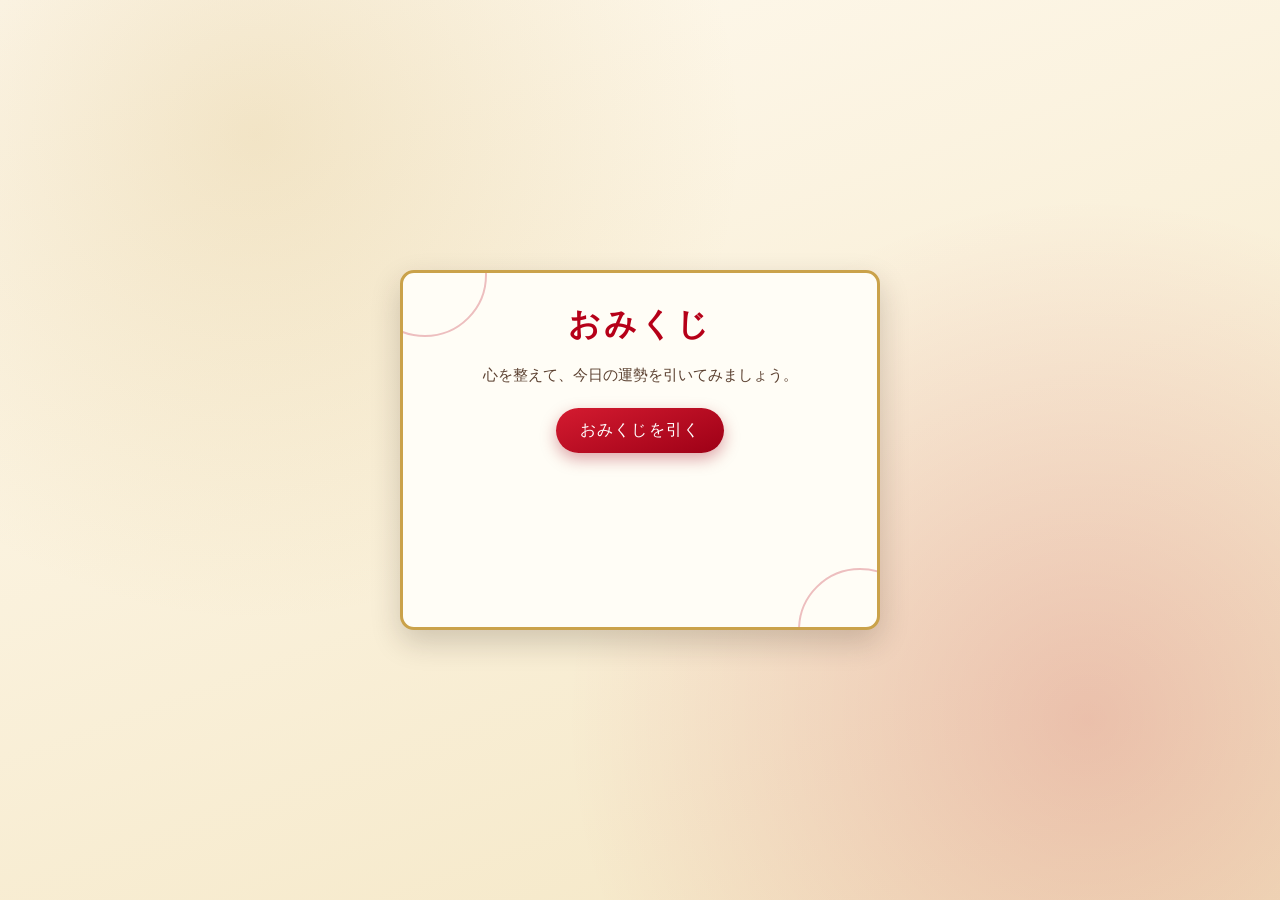
<file: omikuji-app/index.html>
<!doctype html>
<html lang="ja">
<head>
  <meta charset="UTF-8" />
  <meta name="viewport" content="width=device-width, initial-scale=1.0" />
  <title>おみくじアプリ</title>
  <style>
    :root {
      --red: #b60018;
      --gold: #caa24a;
      --white: #fffdf6;
      --ink: #2b1f16;
      --paper: #f7f0dd;
    }

    * { box-sizing: border-box; }

    body {
      margin: 0;
      min-height: 100vh;
      display: grid;
      place-items: center;
      background:
        radial-gradient(circle at 20% 15%, rgba(202, 162, 74, 0.22), transparent 38%),
        radial-gradient(circle at 85% 80%, rgba(182, 0, 24, 0.18), transparent 40%),
        linear-gradient(160deg, #fffaf0 0%, #f4e6c3 100%);
      color: var(--ink);
      font-family: "Hiragino Mincho ProN", "Yu Mincho", "MS PMincho", serif;
      padding: 20px;
    }

    .card {
      width: min(92vw, 480px);
      background: var(--white);
      border: 3px solid var(--gold);
      border-radius: 14px;
      box-shadow: 0 12px 30px rgba(43, 31, 22, 0.2);
      padding: 30px 24px;
      text-align: center;
      position: relative;
      overflow: hidden;
    }

    .card::before,
    .card::after {
      content: "";
      position: absolute;
      width: 120px;
      height: 120px;
      border: 2px solid rgba(182, 0, 24, 0.25);
      border-radius: 50%;
      pointer-events: none;
    }

    .card::before { top: -60px; left: -40px; }
    .card::after { bottom: -65px; right: -45px; }

    h1 {
      margin: 0 0 18px;
      color: var(--red);
      letter-spacing: 0.1em;
      font-size: clamp(1.6rem, 4vw, 2rem);
    }

    p.sub {
      margin: 0 0 22px;
      color: #5b4030;
      font-size: 0.95rem;
    }

    button {
      border: none;
      background: linear-gradient(160deg, #d41b30 0%, #9d0016 100%);
      color: #fff;
      padding: 12px 24px;
      font-size: 1rem;
      letter-spacing: 0.08em;
      border-radius: 999px;
      cursor: pointer;
      box-shadow: 0 6px 16px rgba(157, 0, 22, 0.35);
      transition: transform 0.18s ease, box-shadow 0.18s ease;
    }

    button:hover {
      transform: translateY(-2px);
      box-shadow: 0 10px 20px rgba(157, 0, 22, 0.38);
    }

    button:active { transform: translateY(0); }

    .result {
      margin-top: 24px;
      min-height: 120px;
      background: var(--paper);
      border: 2px solid rgba(202, 162, 74, 0.75);
      border-radius: 12px;
      padding: 18px 14px;
      display: grid;
      align-content: center;
      gap: 10px;
      opacity: 0;
      transform: translateY(10px) scale(0.98);
      transition: opacity 0.35s ease, transform 0.35s ease;
    }

    .result.show {
      opacity: 1;
      transform: translateY(0) scale(1);
      animation: reveal 0.55s ease;
    }

    .fortune {
      margin: 0;
      font-size: clamp(1.5rem, 6vw, 2rem);
      color: var(--red);
      font-weight: 700;
    }

    .message {
      margin: 0;
      line-height: 1.6;
      font-size: 0.98rem;
      color: #3f2d20;
    }

    @keyframes reveal {
      0% { opacity: 0; transform: translateY(12px) scale(0.95); }
      60% { opacity: 1; transform: translateY(-2px) scale(1.03); }
      100% { opacity: 1; transform: translateY(0) scale(1); }
    }
  </style>
</head>
<body>
  <main class="card">
    <h1>おみくじ</h1>
    <p class="sub">心を整えて、今日の運勢を引いてみましょう。</p>
    <button id="drawButton" type="button">おみくじを引く</button>

    <section id="resultArea" class="result" aria-live="polite">
      <p class="fortune">---</p>
      <p class="message">ボタンを押して運勢を表示します。</p>
    </section>
  </main>

  <script>
    const fortunes = [
      { name: "大吉", message: "最高の追い風。迷ったら前進して吉。" },
      { name: "中吉", message: "安定した運気。丁寧な積み重ねが実を結びます。" },
      { name: "小吉", message: "小さな幸運あり。身近な人への感謝が鍵です。" },
      { name: "吉", message: "穏やかな一日。焦らず自分のペースで進みましょう。" },
      { name: "末吉", message: "後半に運気上昇。今は準備を整えると良い流れに。" },
      { name: "凶", message: "慎重さが必要な日。無理せず休息を大切に。" },
      { name: "大凶", message: "試練の日。深呼吸して一歩ずつ、必ず道は開けます。" }
    ];

    const drawButton = document.getElementById("drawButton");
    const resultArea = document.getElementById("resultArea");
    const fortuneEl = resultArea.querySelector(".fortune");
    const messageEl = resultArea.querySelector(".message");

    drawButton.addEventListener("click", () => {
      const random = Math.floor(Math.random() * fortunes.length);
      const picked = fortunes[random];

      resultArea.classList.remove("show");
      void resultArea.offsetWidth;

      fortuneEl.textContent = picked.name;
      messageEl.textContent = picked.message;
      resultArea.classList.add("show");
    });
  </script>
</body>
</html>
</file>
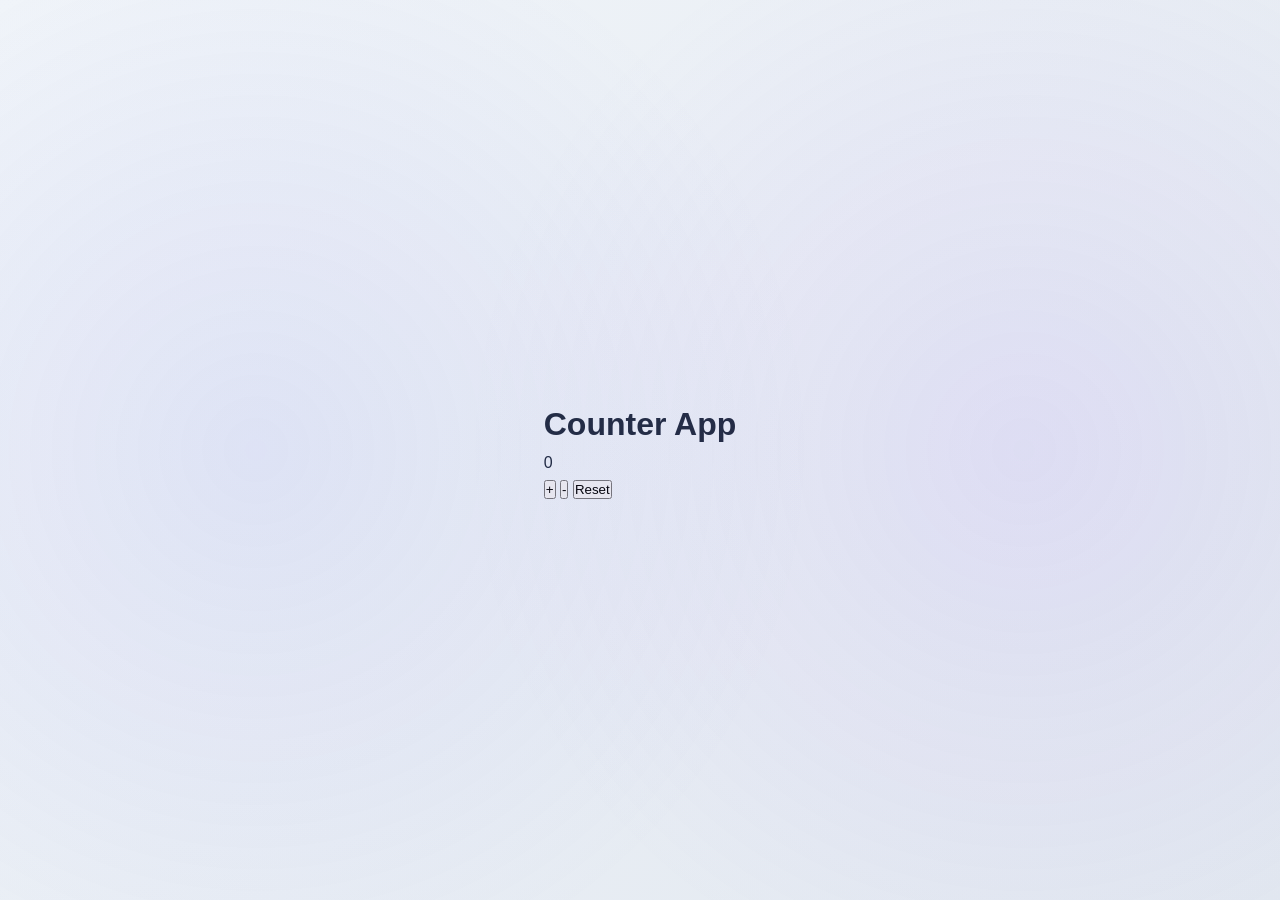
<file: webapp/index.html>
<!DOCTYPE html>
<html lang="en">
<head>
    <meta charset="UTF-8">
    <meta name="viewport" content="width=device-width, initial-scale=1.0">
    <title>Counter App</title>
    <link rel="stylesheet" href="style.css">
</head>
<body>
    <div class="container">
        <h1>Counter App</h1>
        <div id="counter">0</div>
        <div class="buttons">
            <button id="increment">+</button>
            <button id="decrement">-</button>
            <button id="reset">Reset</button>
        </div>
    </div>
    <script src="script.js"></script>
</body>
</html>
</file>
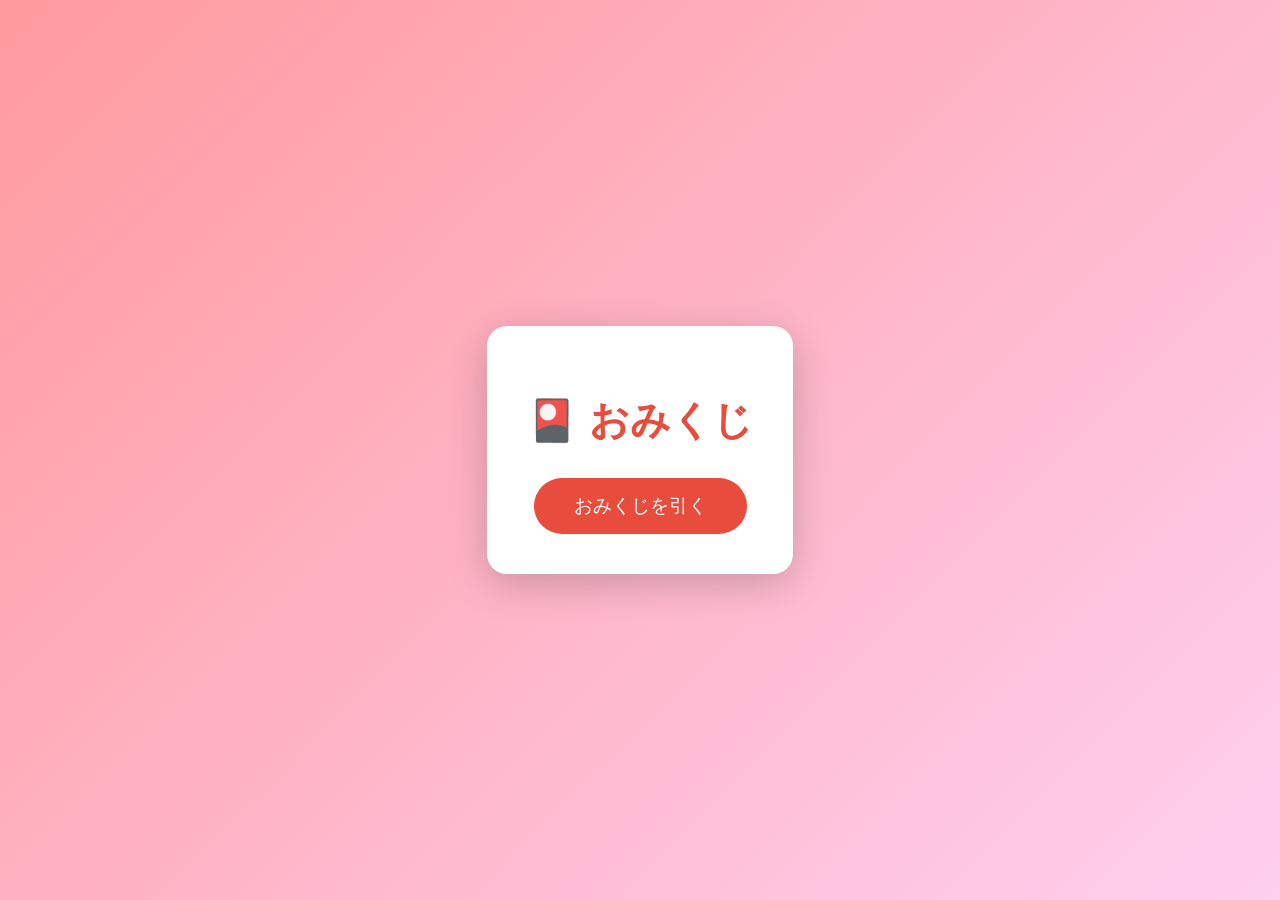
<file: omikuji.html>
<!DOCTYPE html>
<html lang="ja">
<head>
    <meta charset="UTF-8">
    <meta name="viewport" content="width=device-width, initial-scale=1.0">
    <title>おみくじ (Omikuji)</title>
    <style>
        body {
            font-family: 'Hiragino Kaku Gothic Pro', 'Meiryo', sans-serif;
            display: flex;
            justify-content: center;
            align-items: center;
            min-height: 100vh;
            margin: 0;
            background: linear-gradient(135deg, #ff9a9e 0%, #fecfef 100%);
        }
        .container {
            background: white;
            padding: 40px;
            border-radius: 20px;
            box-shadow: 0 10px 40px rgba(0,0,0,0.2);
            text-align: center;
            max-width: 400px;
        }
        h1 {
            color: #e74c3c;
            font-size: 2.5em;
            margin-bottom: 30px;
        }
        button {
            background: #e74c3c;
            color: white;
            border: none;
            padding: 15px 40px;
            font-size: 1.2em;
            border-radius: 50px;
            cursor: pointer;
            transition: all 0.3s;
        }
        button:hover {
            background: #c0392b;
            transform: scale(1.05);
        }
        .result {
            margin-top: 30px;
            padding: 20px;
            border: 3px solid #e74c3c;
            border-radius: 10px;
            display: none;
        }
        .result.show {
            display: block;
            animation: fadeIn 0.5s;
        }
        .fortune {
            font-size: 2em;
            font-weight: bold;
            margin-bottom: 10px;
        }
        .description {
            color: #666;
            font-size: 0.9em;
        }
        @keyframes fadeIn {
            from { opacity: 0; transform: translateY(-20px); }
            to { opacity: 1; transform: translateY(0); }
        }
    </style>
</head>
<body>
    <div class="container">
        <h1>🎴 おみくじ</h1>
        <button onclick="drawFortune()">おみくじを引く</button>
        <div id="result" class="result"></div>
    </div>

    <script>
        const fortunes = [
            { rank: "大吉", color: "#e74c3c", desc: "最高の運気！何をしても上手くいきます。" },
            { rank: "中吉", color: "#e67e22", desc: "良いことがあります。前向きに進みましょう。" },
            { rank: "小吉", color: "#f39c12", desc: "小さな幸せが訪れます。" },
            { rank: "吉", color: "#27ae60", desc: "安定した良い日になります。" },
            { rank: "半吉", color: "#3498db", desc: "悪くない一日です。" },
            { rank: "末吉", color: "#9b59b6", desc: "少しずつ良い方向へ向かいます。" },
            { rank: "凶", color: "#34495e", desc: "慎重に行動すれば乗り切れます。" }
        ];

        function drawFortune() {
            const randomIndex = Math.floor(Math.random() * fortunes.length);
            const fortune = fortunes[randomIndex];
            const resultDiv = document.getElementById('result');

            resultDiv.className = 'result';
            setTimeout(() => {
                resultDiv.innerHTML = `
                    <div class="fortune" style="color: ${fortune.color}">${fortune.rank}</div>
                    <div class="description">${fortune.desc}</div>
                `;
                resultDiv.className = 'result show';
            }, 100);
        }
    </script>
</body>
</html>
</file>
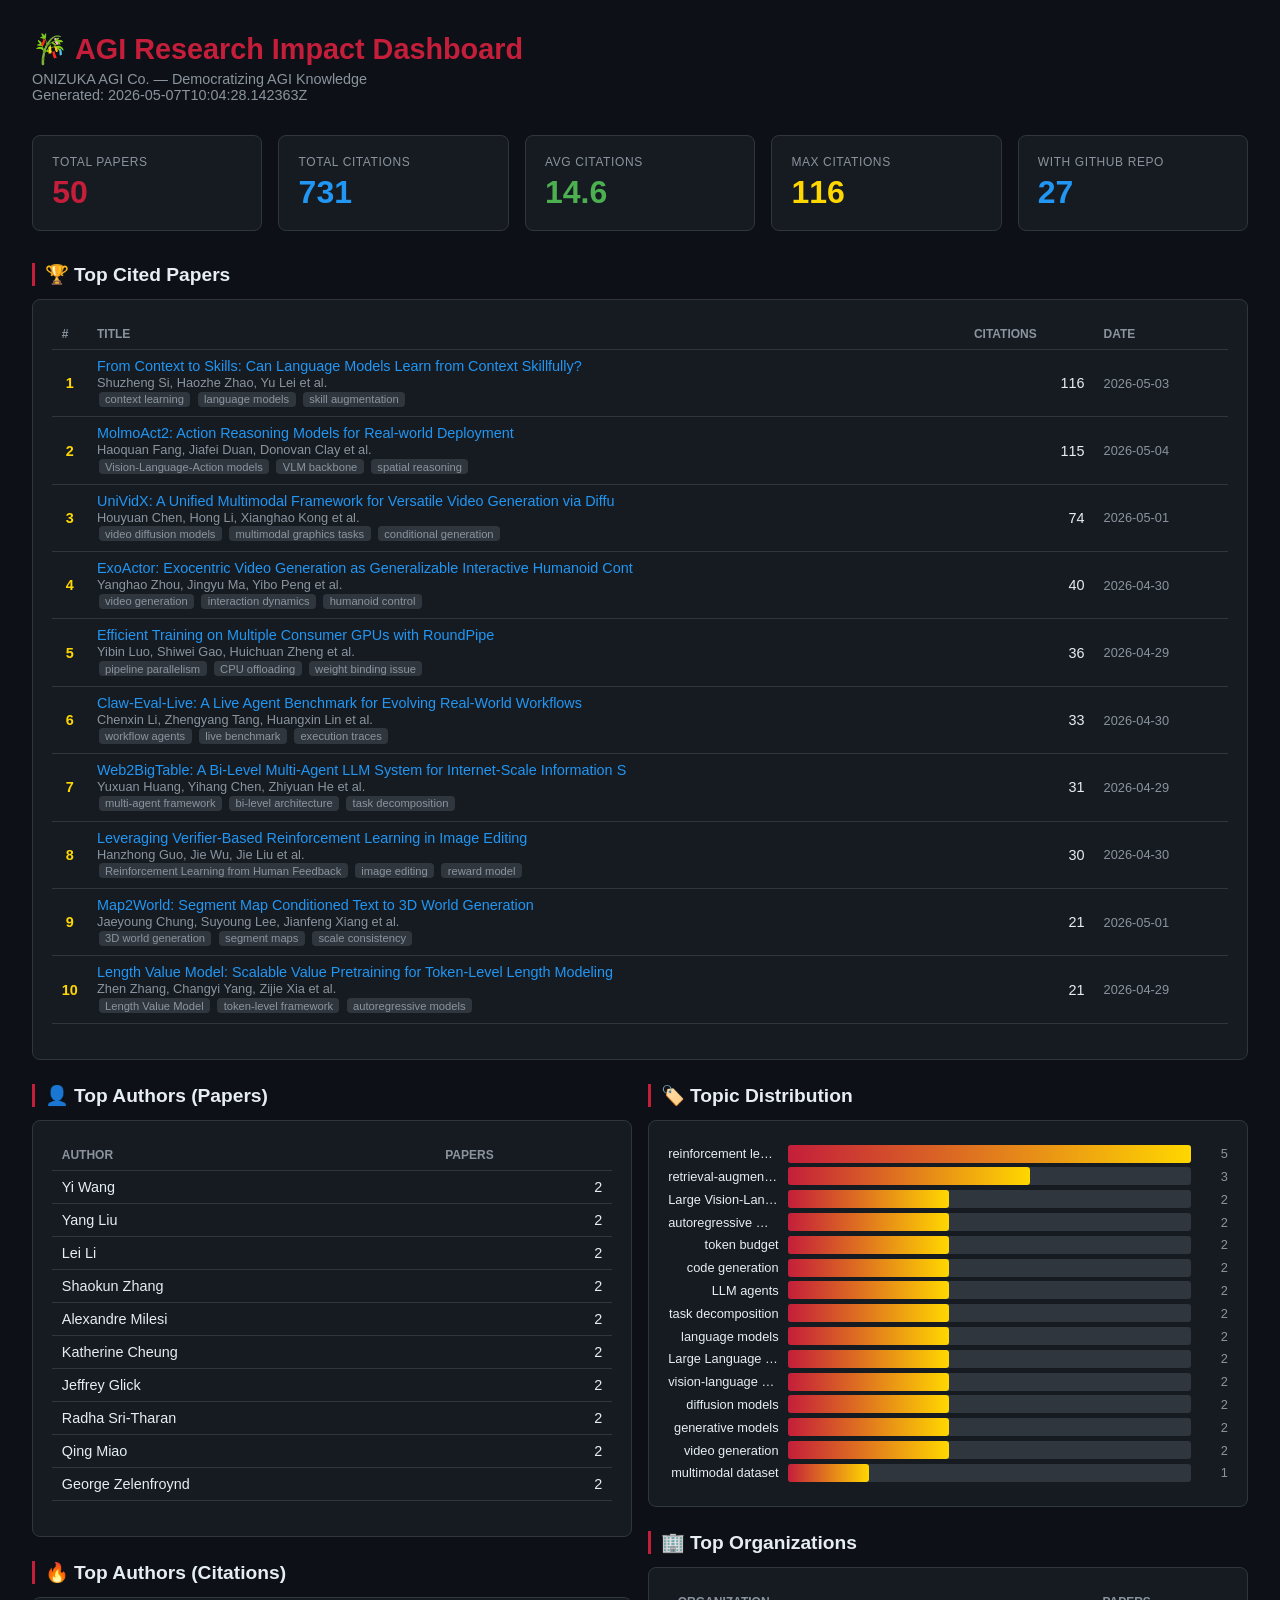
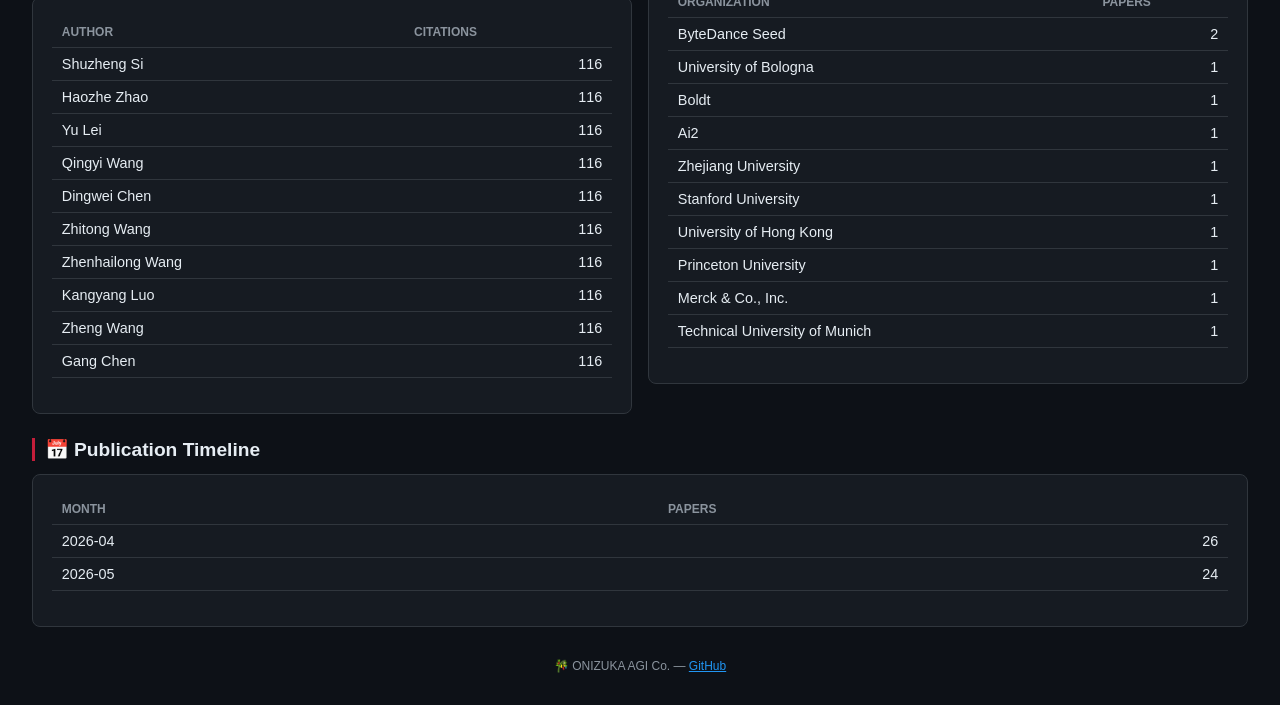
<file: project/agi-knowledge-graph/dashboard.html>
<!DOCTYPE html>
<html lang="ja">
<head>
<meta charset="UTF-8">
<meta name="viewport" content="width=device-width, initial-scale=1.0">
<title>AGI Research Impact Dashboard | ONIZUKA AGI Co.</title>
<style>
* { margin:0; padding:0; box-sizing:border-box; }
body { font-family: -apple-system, 'Segoe UI', Helvetica, Arial, sans-serif;
       background: #0d1117; color: #e6edf3; padding: 2rem; }
h1 { color: #C41E3A; font-size: 1.8rem; margin-bottom: 0.3rem; }
.subtitle { color: #8b949e; margin-bottom: 2rem; font-size: 0.9rem; }
.grid { display: grid; grid-template-columns: repeat(auto-fit, minmax(200px, 1fr));
         gap: 1rem; margin-bottom: 2rem; }
.card { background: #161b22; border: 1px solid #30363d;
         border-radius: 8px; padding: 1.2rem; }
.card .label { color: #8b949e; font-size: 0.75rem; text-transform: uppercase;
               letter-spacing: 0.05em; }
.card .value { font-size: 2rem; font-weight: 700; margin-top: 0.3rem; }
.card .value.red { color: #C41E3A; }
.card .value.green { color: #4CAF50; }
.card .value.blue { color: #2196F3; }
.card .value.gold { color: #FFD700; }
h2 { color: #e6edf3; font-size: 1.2rem; margin: 1.5rem 0 0.8rem;
      border-left: 3px solid #C41E3A; padding-left: 0.6rem; }
table { width: 100%; border-collapse: collapse; margin-bottom: 1rem; }
th { text-align: left; color: #8b949e; font-size: 0.75rem; text-transform: uppercase;
     padding: 0.5rem 0.6rem; border-bottom: 1px solid #30363d; }
td { padding: 0.5rem 0.6rem; border-bottom: 1px solid #30363d; font-size: 0.9rem; }
.num { text-align: right; font-variant-numeric: tabular-nums; }
.rank { color: #FFD700; font-weight: 700; text-align: center; width: 2rem; }
.muted { color: #8b949e; font-size: 0.8rem; }
.paper-link { color: #2196F3; text-decoration: none; }
.paper-link:hover { text-decoration: underline; }
.tag { background: #30363d; color: #8b949e; padding: 0.1rem 0.4rem;
        border-radius: 4px; font-size: 0.7rem; display: inline-block; margin: 0.1rem; }
.bar-row { display: flex; align-items: center; margin: 0.3rem 0; }
.bar-label { width: 120px; font-size: 0.8rem; text-align: right; padding-right: 0.6rem;
              overflow: hidden; text-overflow: ellipsis; white-space: nowrap; }
.bar-track { flex: 1; background: #30363d; border-radius: 3px; height: 18px; }
.bar-fill { background: linear-gradient(90deg, #C41E3A, #FFD700); height: 100%;
             border-radius: 3px; }
.bar-num { width: 30px; text-align: right; font-size: 0.8rem; margin-left: 0.4rem;
            color: #8b949e; }
.cols { display: grid; grid-template-columns: 1fr 1fr; gap: 1rem; }
@media (max-width: 768px) { .cols { grid-template-columns: 1fr; } }
footer { color: #8b949e; font-size: 0.75rem; margin-top: 2rem; text-align: center; }
</style>
</head>
<body>

<h1>🎋 AGI Research Impact Dashboard</h1>
<p class="subtitle">ONIZUKA AGI Co. — Democratizing AGI Knowledge<br>
Generated: 2026-05-07T10:04:28.142363Z</p>

<div class="grid">
  <div class="card">
    <div class="label">Total Papers</div>
    <div class="value red">50</div>
  </div>
  <div class="card">
    <div class="label">Total Citations</div>
    <div class="value blue">731</div>
  </div>
  <div class="card">
    <div class="label">Avg Citations</div>
    <div class="value green">14.6</div>
  </div>
  <div class="card">
    <div class="label">Max Citations</div>
    <div class="value gold">116</div>
  </div>
  <div class="card">
    <div class="label">With GitHub Repo</div>
    <div class="value blue">27</div>
  </div>
</div>

<h2>🏆 Top Cited Papers</h2>
<div class="card" style="overflow-x:auto">
<table>
<tr><th>#</th><th>Title</th><th>Citations</th><th>Date</th></tr>

        <tr>
            <td class="rank">1</td>
            <td><a href="https://arxiv.org/abs/2604.27660" target="_blank" class="paper-link">From Context to Skills: Can Language Models Learn from Context Skillfully?</a><br>
                <span class="muted">Shuzheng Si, Haozhe Zhao, Yu Lei et al.</span><br>
                <span class="tag">context learning</span> <span class="tag">language models</span> <span class="tag">skill augmentation</span>
            </td>
            <td class="num">116</td>
            <td class="muted">2026-05-03</td>
        </tr>
        <tr>
            <td class="rank">2</td>
            <td><a href="https://arxiv.org/abs/2605.02881" target="_blank" class="paper-link">MolmoAct2: Action Reasoning Models for Real-world Deployment</a><br>
                <span class="muted">Haoquan Fang, Jiafei Duan, Donovan Clay et al.</span><br>
                <span class="tag">Vision-Language-Action models</span> <span class="tag">VLM backbone</span> <span class="tag">spatial reasoning</span>
            </td>
            <td class="num">115</td>
            <td class="muted">2026-05-04</td>
        </tr>
        <tr>
            <td class="rank">3</td>
            <td><a href="https://arxiv.org/abs/2605.00658" target="_blank" class="paper-link">UniVidX: A Unified Multimodal Framework for Versatile Video Generation via Diffu</a><br>
                <span class="muted">Houyuan Chen, Hong Li, Xianghao Kong et al.</span><br>
                <span class="tag">video diffusion models</span> <span class="tag">multimodal graphics tasks</span> <span class="tag">conditional generation</span>
            </td>
            <td class="num">74</td>
            <td class="muted">2026-05-01</td>
        </tr>
        <tr>
            <td class="rank">4</td>
            <td><a href="https://arxiv.org/abs/2604.27711" target="_blank" class="paper-link">ExoActor: Exocentric Video Generation as Generalizable Interactive Humanoid Cont</a><br>
                <span class="muted">Yanghao Zhou, Jingyu Ma, Yibo Peng et al.</span><br>
                <span class="tag">video generation</span> <span class="tag">interaction dynamics</span> <span class="tag">humanoid control</span>
            </td>
            <td class="num">40</td>
            <td class="muted">2026-04-30</td>
        </tr>
        <tr>
            <td class="rank">5</td>
            <td><a href="https://arxiv.org/abs/2604.27085" target="_blank" class="paper-link">Efficient Training on Multiple Consumer GPUs with RoundPipe</a><br>
                <span class="muted">Yibin Luo, Shiwei Gao, Huichuan Zheng et al.</span><br>
                <span class="tag">pipeline parallelism</span> <span class="tag">CPU offloading</span> <span class="tag">weight binding issue</span>
            </td>
            <td class="num">36</td>
            <td class="muted">2026-04-29</td>
        </tr>
        <tr>
            <td class="rank">6</td>
            <td><a href="https://arxiv.org/abs/2604.28139" target="_blank" class="paper-link">Claw-Eval-Live: A Live Agent Benchmark for Evolving Real-World Workflows</a><br>
                <span class="muted">Chenxin Li, Zhengyang Tang, Huangxin Lin et al.</span><br>
                <span class="tag">workflow agents</span> <span class="tag">live benchmark</span> <span class="tag">execution traces</span>
            </td>
            <td class="num">33</td>
            <td class="muted">2026-04-30</td>
        </tr>
        <tr>
            <td class="rank">7</td>
            <td><a href="https://arxiv.org/abs/2604.27221" target="_blank" class="paper-link">Web2BigTable: A Bi-Level Multi-Agent LLM System for Internet-Scale Information S</a><br>
                <span class="muted">Yuxuan Huang, Yihang Chen, Zhiyuan He et al.</span><br>
                <span class="tag">multi-agent framework</span> <span class="tag">bi-level architecture</span> <span class="tag">task decomposition</span>
            </td>
            <td class="num">31</td>
            <td class="muted">2026-04-29</td>
        </tr>
        <tr>
            <td class="rank">8</td>
            <td><a href="https://arxiv.org/abs/2604.27505" target="_blank" class="paper-link">Leveraging Verifier-Based Reinforcement Learning in Image Editing</a><br>
                <span class="muted">Hanzhong Guo, Jie Wu, Jie Liu et al.</span><br>
                <span class="tag">Reinforcement Learning from Human Feedback</span> <span class="tag">image editing</span> <span class="tag">reward model</span>
            </td>
            <td class="num">30</td>
            <td class="muted">2026-04-30</td>
        </tr>
        <tr>
            <td class="rank">9</td>
            <td><a href="https://arxiv.org/abs/2605.00781" target="_blank" class="paper-link">Map2World: Segment Map Conditioned Text to 3D World Generation</a><br>
                <span class="muted">Jaeyoung Chung, Suyoung Lee, Jianfeng Xiang et al.</span><br>
                <span class="tag">3D world generation</span> <span class="tag">segment maps</span> <span class="tag">scale consistency</span>
            </td>
            <td class="num">21</td>
            <td class="muted">2026-05-01</td>
        </tr>
        <tr>
            <td class="rank">10</td>
            <td><a href="https://arxiv.org/abs/2604.27039" target="_blank" class="paper-link">Length Value Model: Scalable Value Pretraining for Token-Level Length Modeling</a><br>
                <span class="muted">Zhen Zhang, Changyi Yang, Zijie Xia et al.</span><br>
                <span class="tag">Length Value Model</span> <span class="tag">token-level framework</span> <span class="tag">autoregressive models</span>
            </td>
            <td class="num">21</td>
            <td class="muted">2026-04-29</td>
        </tr>
</table>
</div>

<div class="cols">
<div>
<h2>👤 Top Authors (Papers)</h2>
<div class="card">
<table>
<tr><th>Author</th><th>Papers</th></tr>

        <tr>
            <td>Yi Wang</td>
            <td class="num">2</td>
        </tr>
        <tr>
            <td>Yang Liu</td>
            <td class="num">2</td>
        </tr>
        <tr>
            <td>Lei Li</td>
            <td class="num">2</td>
        </tr>
        <tr>
            <td>Shaokun Zhang</td>
            <td class="num">2</td>
        </tr>
        <tr>
            <td>Alexandre Milesi</td>
            <td class="num">2</td>
        </tr>
        <tr>
            <td>Katherine Cheung</td>
            <td class="num">2</td>
        </tr>
        <tr>
            <td>Jeffrey Glick</td>
            <td class="num">2</td>
        </tr>
        <tr>
            <td>Radha Sri-Tharan</td>
            <td class="num">2</td>
        </tr>
        <tr>
            <td>Qing Miao</td>
            <td class="num">2</td>
        </tr>
        <tr>
            <td>George Zelenfroynd</td>
            <td class="num">2</td>
        </tr>
</table>
</div>

<h2>🔥 Top Authors (Citations)</h2>
<div class="card">
<table>
<tr><th>Author</th><th>Citations</th></tr>

        <tr>
            <td>Shuzheng Si</td>
            <td class="num">116</td>
        </tr>
        <tr>
            <td>Haozhe Zhao</td>
            <td class="num">116</td>
        </tr>
        <tr>
            <td>Yu Lei</td>
            <td class="num">116</td>
        </tr>
        <tr>
            <td>Qingyi Wang</td>
            <td class="num">116</td>
        </tr>
        <tr>
            <td>Dingwei Chen</td>
            <td class="num">116</td>
        </tr>
        <tr>
            <td>Zhitong Wang</td>
            <td class="num">116</td>
        </tr>
        <tr>
            <td>Zhenhailong Wang</td>
            <td class="num">116</td>
        </tr>
        <tr>
            <td>Kangyang Luo</td>
            <td class="num">116</td>
        </tr>
        <tr>
            <td>Zheng Wang</td>
            <td class="num">116</td>
        </tr>
        <tr>
            <td>Gang Chen</td>
            <td class="num">116</td>
        </tr>
</table>
</div>
</div>

<div>
<h2>🏷️ Topic Distribution</h2>
<div class="card">

        <div class="bar-row">
            <span class="bar-label">reinforcement learning</span>
            <div class="bar-track"><div class="bar-fill" style="width:100.0%"></div></div>
            <span class="bar-num">5</span>
        </div>
        <div class="bar-row">
            <span class="bar-label">retrieval-augmented generation</span>
            <div class="bar-track"><div class="bar-fill" style="width:60.0%"></div></div>
            <span class="bar-num">3</span>
        </div>
        <div class="bar-row">
            <span class="bar-label">Large Vision-Language Models</span>
            <div class="bar-track"><div class="bar-fill" style="width:40.0%"></div></div>
            <span class="bar-num">2</span>
        </div>
        <div class="bar-row">
            <span class="bar-label">autoregressive models</span>
            <div class="bar-track"><div class="bar-fill" style="width:40.0%"></div></div>
            <span class="bar-num">2</span>
        </div>
        <div class="bar-row">
            <span class="bar-label">token budget</span>
            <div class="bar-track"><div class="bar-fill" style="width:40.0%"></div></div>
            <span class="bar-num">2</span>
        </div>
        <div class="bar-row">
            <span class="bar-label">code generation</span>
            <div class="bar-track"><div class="bar-fill" style="width:40.0%"></div></div>
            <span class="bar-num">2</span>
        </div>
        <div class="bar-row">
            <span class="bar-label">LLM agents</span>
            <div class="bar-track"><div class="bar-fill" style="width:40.0%"></div></div>
            <span class="bar-num">2</span>
        </div>
        <div class="bar-row">
            <span class="bar-label">task decomposition</span>
            <div class="bar-track"><div class="bar-fill" style="width:40.0%"></div></div>
            <span class="bar-num">2</span>
        </div>
        <div class="bar-row">
            <span class="bar-label">language models</span>
            <div class="bar-track"><div class="bar-fill" style="width:40.0%"></div></div>
            <span class="bar-num">2</span>
        </div>
        <div class="bar-row">
            <span class="bar-label">Large Language Models</span>
            <div class="bar-track"><div class="bar-fill" style="width:40.0%"></div></div>
            <span class="bar-num">2</span>
        </div>
        <div class="bar-row">
            <span class="bar-label">vision-language model</span>
            <div class="bar-track"><div class="bar-fill" style="width:40.0%"></div></div>
            <span class="bar-num">2</span>
        </div>
        <div class="bar-row">
            <span class="bar-label">diffusion models</span>
            <div class="bar-track"><div class="bar-fill" style="width:40.0%"></div></div>
            <span class="bar-num">2</span>
        </div>
        <div class="bar-row">
            <span class="bar-label">generative models</span>
            <div class="bar-track"><div class="bar-fill" style="width:40.0%"></div></div>
            <span class="bar-num">2</span>
        </div>
        <div class="bar-row">
            <span class="bar-label">video generation</span>
            <div class="bar-track"><div class="bar-fill" style="width:40.0%"></div></div>
            <span class="bar-num">2</span>
        </div>
        <div class="bar-row">
            <span class="bar-label">multimodal dataset</span>
            <div class="bar-track"><div class="bar-fill" style="width:20.0%"></div></div>
            <span class="bar-num">1</span>
        </div>
</div>

<h2>🏢 Top Organizations</h2>
<div class="card">
<table>
<tr><th>Organization</th><th>Papers</th></tr>
<tr><td>ByteDance Seed</td><td class="num">2</td></tr><tr><td>University of Bologna</td><td class="num">1</td></tr><tr><td>Boldt</td><td class="num">1</td></tr><tr><td>Ai2</td><td class="num">1</td></tr><tr><td>Zhejiang University</td><td class="num">1</td></tr><tr><td>Stanford University</td><td class="num">1</td></tr><tr><td>University of Hong Kong</td><td class="num">1</td></tr><tr><td>Princeton University</td><td class="num">1</td></tr><tr><td>Merck &amp; Co., Inc.</td><td class="num">1</td></tr><tr><td>Technical University of Munich</td><td class="num">1</td></tr>
</table>
</div>
</div>
</div>

<h2>📅 Publication Timeline</h2>
<div class="card">
<table>
<tr><th>Month</th><th>Papers</th></tr>
<tr><td>2026-04</td><td class="num">26</td></tr><tr><td>2026-05</td><td class="num">24</td></tr>
</table>
</div>

<footer>
🎋 ONIZUKA AGI Co. — <a href="https://github.com/onizuka-agi-co" style="color:#2196F3">GitHub</a>
</footer>

</body>
</html>
</file>
<file: webapp/style.css>
/* ========================================
   Modern Counter App Stylesheet
   ======================================== */

/* CSS Custom Properties (Variables) */
:root {
  --primary-color: #6366f1;
  --primary-hover: #4f46e5;
  --secondary-color: #8b5cf6;
  --success-color: #10b981;
  --danger-color: #ef4444;
  --warning-color: #f59e0b;
  
  --bg-gradient-start: #0f172a;
  --bg-gradient-end: #1e293b;
  --card-bg: rgba(255, 255, 255, 0.05);
  --card-border: rgba(255, 255, 255, 0.1);
  
  --text-primary: #f8fafc;
  --text-secondary: #94a3b8;
  --text-muted: #64748b;
  
  --shadow-sm: 0 2px 8px rgba(0, 0, 0, 0.2);
  --shadow-md: 0 4px 16px rgba(0, 0, 0, 0.3);
  --shadow-lg: 0 8px 32px rgba(0, 0, 0, 0.4);
  --shadow-glow: 0 0 30px rgba(99, 102, 241, 0.3);
  
  --radius-sm: 8px;
  --radius-md: 12px;
  --radius-lg: 20px;
  --radius-full: 9999px;
  
  --transition-fast: 0.15s ease;
  --transition-normal: 0.25s ease;
  --transition-slow: 0.4s ease;
}

/* Reset & Base Styles */
*,
*::before,
*::after {
  box-sizing: border-box;
  margin: 0;
  padding: 0;
}

html {
  font-size: 16px;
  scroll-behavior: smooth;
}

body {
  font-family: 'Inter', 'Segoe UI', -apple-system, BlinkMacSystemFont, sans-serif;
  background: linear-gradient(135deg, var(--bg-gradient-start), var(--bg-gradient-end));
  min-height: 100vh;
  display: flex;
  justify-content: center;
  align-items: center;
  color: var(--text-primary);
  line-height: 1.6;
  overflow-x: hidden;
}

/* Animated Background */
body::before {
  content: '';
  position: fixed;
  top: 0;
  left: 0;
  width: 100%;
  height: 100%;
  background: 
    radial-gradient(circle at 20% 50%, rgba(99, 102, 241, 0.1) 0%, transparent 50%),
    radial-gradient(circle at 80% 50%, rgba(139, 92, 246, 0.1) 0%, transparent 50%);
  pointer-events: none;
  z-index: 0;
}

/* Main Container - Centered Layout */
.app-container {
  position: relative;
  z-index: 1;
  display: flex;
  flex-direction: column;
  align-items: center;
  justify-content: center;
  padding: 2rem;
  width: 100%;
  max-width: 500px;
}

/* Card Component */
.card {
  background: var(--card-bg);
  backdrop-filter: blur(20px);
  -webkit-backdrop-filter: blur(20px);
  border: 1px solid var(--card-border);
  border-radius: var(--radius-lg);
  padding: 2.5rem;
  box-shadow: var(--shadow-lg);
  width: 100%;
  text-align: center;
}

/* Title */
.app-title {
  font-size: 1.5rem;
  font-weight: 600;
  color: var(--text-primary);
  margin-bottom: 0.5rem;
  letter-spacing: -0.02em;
}

.app-subtitle {
  font-size: 0.875rem;
  color: var(--text-muted);
  margin-bottom: 2rem;
}

/* Counter Display - Large & Prominent */
.counter-display {
  display: flex;
  flex-direction: column;
  align-items: center;
  justify-content: center;
  margin: 2rem 0;
  padding: 2rem;
  background: linear-gradient(145deg, rgba(99, 102, 241, 0.15), rgba(139, 92, 246, 0.1));
  border-radius: var(--radius-lg);
  border: 1px solid rgba(99, 102, 241, 0.2);
  box-shadow: 
    var(--shadow-md),
    inset 0 1px 0 rgba(255, 255, 255, 0.1);
}

.counter-value {
  font-size: 5rem;
  font-weight: 700;
  line-height: 1;
  background: linear-gradient(135deg, var(--primary-color), var(--secondary-color));
  -webkit-background-clip: text;
  -webkit-text-fill-color: transparent;
  background-clip: text;
  text-shadow: 0 0 60px rgba(99, 102, 241, 0.4);
  transition: transform var(--transition-fast);
}

.counter-value:hover {
  transform: scale(1.05);
}

.counter-label {
  font-size: 0.875rem;
  color: var(--text-secondary);
  text-transform: uppercase;
  letter-spacing: 0.1em;
  margin-top: 0.5rem;
}

/* Button Group */
.button-group {
  display: flex;
  gap: 1rem;
  justify-content: center;
  flex-wrap: wrap;
  margin-top: 1.5rem;
}

/* Button Base Styles */
.btn {
  display: inline-flex;
  align-items: center;
  justify-content: center;
  gap: 0.5rem;
  padding: 0.875rem 1.75rem;
  font-size: 1rem;
  font-weight: 500;
  border: none;
  border-radius: var(--radius-md);
  cursor: pointer;
  transition: 
    transform var(--transition-fast),
    box-shadow var(--transition-fast),
    background-color var(--transition-fast);
  outline: none;
  position: relative;
  overflow: hidden;
}

.btn::before {
  content: '';
  position: absolute;
  top: 0;
  left: 0;
  width: 100%;
  height: 100%;
  background: linear-gradient(180deg, rgba(255, 255, 255, 0.1) 0%, transparent 100%);
  pointer-events: none;
}

/* Primary Button */
.btn-primary {
  background: linear-gradient(135deg, var(--primary-color), var(--secondary-color));
  color: white;
  box-shadow: var(--shadow-sm);
}

.btn-primary:hover {
  transform: translateY(-2px);
  box-shadow: var(--shadow-md), var(--shadow-glow);
}

.btn-primary:active {
  transform: translateY(0);
  box-shadow: var(--shadow-sm);
}

/* Secondary Button */
.btn-secondary {
  background: rgba(255, 255, 255, 0.1);
  color: var(--text-primary);
  border: 1px solid var(--card-border);
}

.btn-secondary:hover {
  background: rgba(255, 255, 255, 0.15);
  transform: translateY(-2px);
  box-shadow: var(--shadow-md);
}

.btn-secondary:active {
  transform: translateY(0);
}

/* Success Button */
.btn-success {
  background: linear-gradient(135deg, var(--success-color), #059669);
  color: white;
  box-shadow: var(--shadow-sm);
}

.btn-success:hover {
  transform: translateY(-2px);
  box-shadow: 0 0 20px rgba(16, 185, 129, 0.4);
}

/* Danger Button */
.btn-danger {
  background: linear-gradient(135deg, var(--danger-color), #dc2626);
  color: white;
  box-shadow: var(--shadow-sm);
}

.btn-danger:hover {
  transform: translateY(-2px);
  box-shadow: 0 0 20px rgba(239, 68, 68, 0.4);
}

/* Icon Buttons */
.btn-icon {
  width: 48px;
  height: 48px;
  padding: 0;
  border-radius: var(--radius-full);
  font-size: 1.25rem;
}

/* Large Buttons */
.btn-lg {
  padding: 1rem 2rem;
  font-size: 1.125rem;
  border-radius: var(--radius-md);
}

/* Focus States */
.btn:focus-visible {
  outline: 2px solid var(--primary-color);
  outline-offset: 2px;
}

/* Disabled State */
.btn:disabled {
  opacity: 0.5;
  cursor: not-allowed;
  transform: none !important;
}

/* Ripple Effect */
.btn::after {
  content: '';
  position: absolute;
  top: 50%;
  left: 50%;
  width: 0;
  height: 0;
  background: rgba(255, 255, 255, 0.3);
  border-radius: 50%;
  transform: translate(-50%, -50%);
  transition: width 0.6s ease, height 0.6s ease;
}

.btn:active::after {
  width: 200%;
  height: 200%;
}

/* Info Section */
.info-section {
  margin-top: 2rem;
  padding-top: 1.5rem;
  border-top: 1px solid var(--card-border);
}

.info-text {
  font-size: 0.875rem;
  color: var(--text-muted);
}

/* Animations */
@keyframes fadeIn {
  from {
    opacity: 0;
    transform: translateY(10px);
  }
  to {
    opacity: 1;
    transform: translateY(0);
  }
}

@keyframes pulse {
  0%, 100% {
    opacity: 1;
  }
  50% {
    opacity: 0.7;
  }
}

@keyframes countUp {
  from {
    transform: scale(1.2);
    opacity: 0.5;
  }
  to {
    transform: scale(1);
    opacity: 1;
  }
}

.animate-fade-in {
  animation: fadeIn var(--transition-slow) ease-out;
}

.animate-pulse {
  animation: pulse 2s ease-in-out infinite;
}

.animate-count {
  animation: countUp 0.3s ease-out;
}

/* ========================================
   Responsive Design
   ======================================== */

/* Tablet (768px and down) */
@media (max-width: 768px) {
  html {
    font-size: 15px;
  }
  
  .app-container {
    padding: 1.5rem;
  }
  
  .card {
    padding: 2rem;
  }
  
  .counter-value {
    font-size: 4.5rem;
  }
  
  .button-group {
    gap: 0.75rem;
  }
  
  .btn {
    padding: 0.75rem 1.5rem;
  }
}

/* Mobile (480px and down) */
@media (max-width: 480px) {
  html {
    font-size: 14px;
  }
  
  .app-container {
    padding: 1rem;
  }
  
  .card {
    padding: 1.5rem;
    border-radius: var(--radius-md);
  }
  
  .app-title {
    font-size: 1.25rem;
  }
  
  .counter-display {
    padding: 1.5rem;
    margin: 1.5rem 0;
  }
  
  .counter-value {
    font-size: 4rem;
  }
  
  .counter-label {
    font-size: 0.75rem;
  }
  
  .button-group {
    flex-direction: column;
    gap: 0.75rem;
    width: 100%;
  }
  
  .btn {
    width: 100%;
    justify-content: center;
  }
  
  .btn-icon {
    width: 100%;
    height: auto;
    padding: 0.75rem;
    border-radius: var(--radius-md);
  }
  
  .info-section {
    margin-top: 1.5rem;
    padding-top: 1rem;
  }
}

/* Small Mobile (360px and down) */
@media (max-width: 360px) {
  .counter-value {
    font-size: 3.5rem;
  }
  
  .card {
    padding: 1.25rem;
  }
}

/* Landscape Mobile */
@media (max-height: 500px) and (orientation: landscape) {
  .app-container {
    padding: 1rem;
  }
  
  .card {
    padding: 1.5rem;
  }
  
  .counter-display {
    padding: 1rem;
    margin: 1rem 0;
  }
  
  .counter-value {
    font-size: 3rem;
  }
}

/* High DPI Displays */
@media (-webkit-min-device-pixel-ratio: 2), (min-resolution: 192dpi) {
  .card {
    border-width: 0.5px;
  }
}

/* Dark Mode Preference (already dark, but for completeness) */
@media (prefers-color-scheme: light) {
  /* Override for light mode if needed */
  :root {
    --bg-gradient-start: #f1f5f9;
    --bg-gradient-end: #e2e8f0;
    --card-bg: rgba(255, 255, 255, 0.8);
    --card-border: rgba(0, 0, 0, 0.1);
    --text-primary: #1e293b;
    --text-secondary: #475569;
    --text-muted: #64748b;
  }
}

/* Reduced Motion Preference */
@media (prefers-reduced-motion: reduce) {
  *,
  *::before,
  *::after {
    animation-duration: 0.01ms !important;
    animation-iteration-count: 1 !important;
    transition-duration: 0.01ms !important;
  }
}

/* Print Styles */
@media print {
  body {
    background: white;
    color: black;
  }
  
  .card {
    box-shadow: none;
    border: 1px solid #ccc;
  }
  
  .btn {
    display: none;
  }
}
</file>
